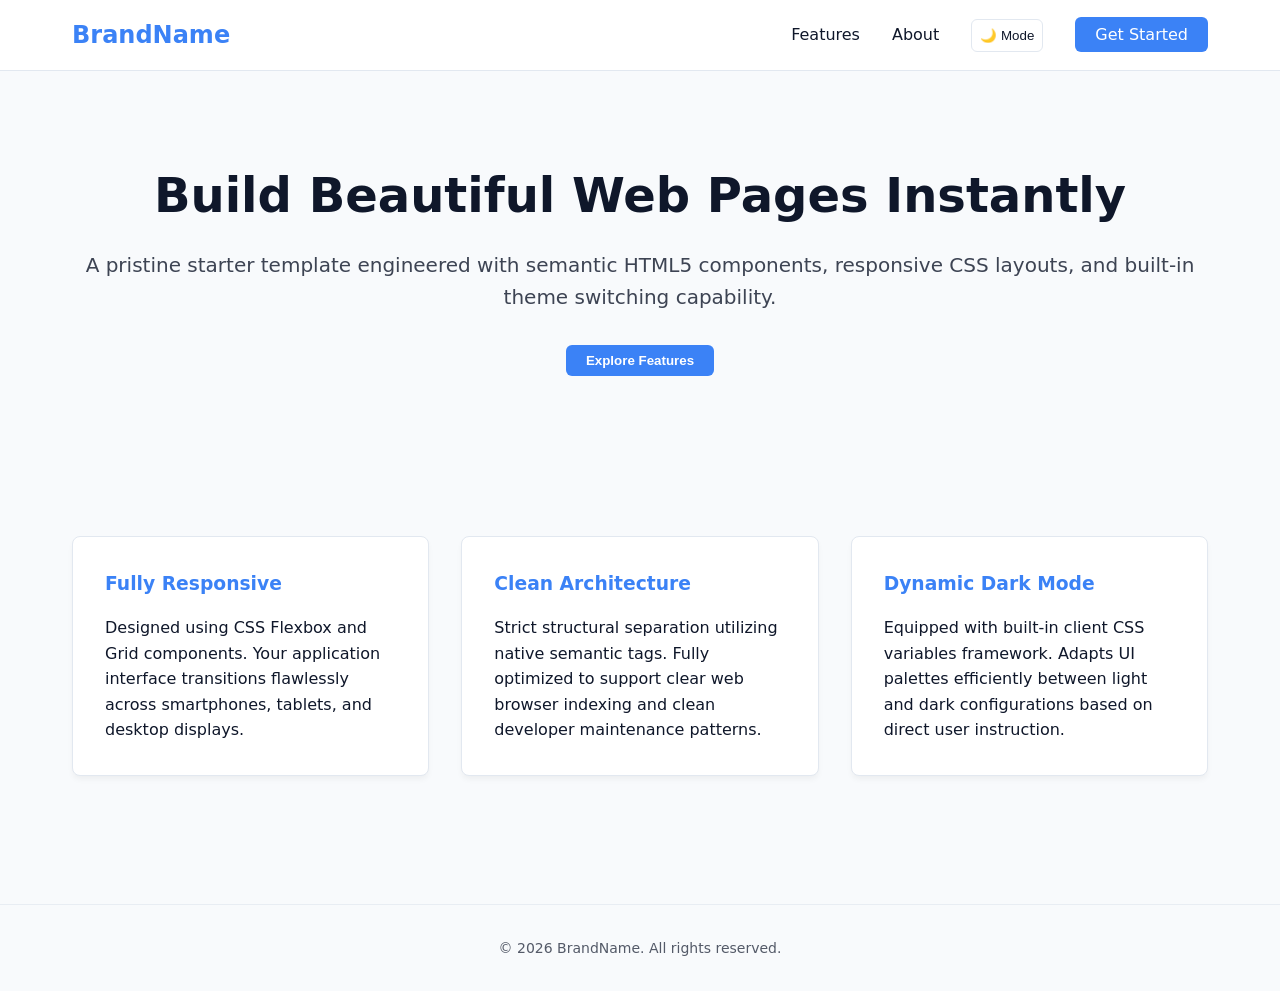
<file: new.html>
<!DOCTYPE html>
<html lang="en">
<head>
    <meta charset="UTF-8">
    <meta name="viewport" content="width=device-width, initial-scale=1.0">
    <title>Modern HTML5 Landing Page</title>
    <style>
        /* CSS Reset & Variables */
        :root {
            --bg-color: #f8fafc;
            --text-color: #0f172a;
            --card-bg: #ffffff;
            --primary-color: #3b82f6;
            --accent-color: #1d4ed8;
            --border-color: #e2e8f0;
        }

        [data-theme="dark"] {
            --bg-color: #0f172a;
            --text-color: #f8fafc;
            --card-bg: #1e293b;
            --primary-color: #60a5fa;
            --accent-color: #3b82f6;
            --border-color: #334155;
        }

        * {
            margin: 0;
            padding: 0;
            box-sizing: border-box;
            transition: background-color 0.3s ease, color 0.3s ease;
        }

        body {
            font-family: system-ui, -apple-system, BlinkMacSystemFont, 'Segoe UI', Roboto, Oxygen, Ubuntu, Cantarell, sans-serif;
            background-color: var(--bg-color);
            color: var(--text-color);
            line-height: 1.6;
            padding: 0;
        }

        /* Header & Navigation */
        header {
            background-color: var(--card-bg);
            border-bottom: 1px solid var(--border-color);
            position: sticky;
            top: 0;
            z-index: 100;
        }

        .navbar {
            max-width: 1200px;
            margin: 0 auto;
            display: flex;
            justify-content: space-between;
            align-items: center;
            padding: 1rem 2rem;
        }

        .logo {
            font-size: 1.5rem;
            font-weight: 700;
            color: var(--primary-color);
            text-decoration: none;
        }

        .nav-links {
            display: flex;
            list-style: none;
            gap: 2rem;
            align-items: center;
        }

        .nav-links a {
            text-decoration: none;
            color: var(--text-color);
            font-weight: 500;
        }

        .nav-links a:hover {
            color: var(--primary-color);
        }

        /* Buttons */
        .btn {
            background-color: var(--primary-color);
            color: white !important;
            padding: 0.5rem 1.25rem;
            border-radius: 0.375rem;
            border: none;
            cursor: pointer;
            font-weight: 600;
        }

        .btn:hover {
            background-color: var(--accent-color);
        }

        .theme-toggle {
            background: none;
            border: 1px solid var(--border-color);
            color: var(--text-color);
            padding: 0.5rem;
            border-radius: 0.375rem;
            cursor: pointer;
        }

        /* Hero Section */
        .hero {
            max-width: 1200px;
            margin: 0 auto;
            padding: 6rem 2rem;
            text-align: center;
        }

        .hero h1 {
            font-size: 3rem;
            line-height: 1.2;
            margin-bottom: 1.5rem;
        }

        .hero p {
            font-size: 1.25rem;
            color: max-width: 600px;
            margin: 0 auto 2rem auto;
            opacity: 0.8;
        }

        /* Features Section */
        .features {
            max-width: 1200px;
            margin: 0 auto;
            padding: 4rem 2rem;
            display: grid;
            grid-template-columns: repeat(auto-fit, minmax(300px, 1fr));
            gap: 2rem;
        }

        .card {
            background-color: var(--card-bg);
            border: 1px solid var(--border-color);
            padding: 2rem;
            border-radius: 0.5rem;
            box-shadow: 0 4px 6px -1px rgba(0, 0, 0, 0.05);
        }

        .card h3 {
            margin-bottom: 1rem;
            color: var(--primary-color);
        }

        /* Footer */
        footer {
            text-align: center;
            padding: 2rem;
            border-top: 1px solid var(--border-color);
            margin-top: 4rem;
            font-size: 0.875rem;
            opacity: 0.7;
        }

        /* Responsive Breakpoint */
        @media (max-width: 768px) {
            .hero h1 { font-size: 2.25rem; }
            .nav-links { display: none; } /* Simplified mobile handling */
        }
    </style>
</head>
<body>

    <!-- Main Header -->
    <header>
        <nav class="navbar">
            <a href="#" class="logo">BrandName</a>
            <ul class="nav-links">
                <li><a href="#features">Features</a></li>
                <li><a href="#about">About</a></li>
                <li><button class="theme-toggle" id="themeBtn" aria-label="Toggle dark mode">🌙 Mode</button></li>
                <li><a href="#" class="btn">Get Started</a></li>
            </ul>
        </nav>
    </header>

    <!-- Hero Content -->
    <main>
        <section class="hero">
            <h1>Build Beautiful Web Pages Instantly</h1>
            <p>A pristine starter template engineered with semantic HTML5 components, responsive CSS layouts, and built-in theme switching capability.</p>
            <button class="btn" onclick="alert('Welcome to your new site!')">Explore Features</button>
        </section>

        <!-- Features Showcase -->
        <section class="features" id="features">
            <div class="card">
                <h3>Fully Responsive</h3>
                <p>Designed using CSS Flexbox and Grid components. Your application interface transitions flawlessly across smartphones, tablets, and desktop displays.</p>
            </div>
            <div class="card">
                <h3>Clean Architecture</h3>
                <p>Strict structural separation utilizing native semantic tags. Fully optimized to support clear web browser indexing and clean developer maintenance patterns.</p>
            </div>
            <div class="card">
                <h3>Dynamic Dark Mode</h3>
                <p>Equipped with built-in client CSS variables framework. Adapts UI palettes efficiently between light and dark configurations based on direct user instruction.</p>
            </div>
        </section>
    </main>

    <!-- Site Footer -->
    <footer>
        <p>&copy; 2026 BrandName. All rights reserved.</p>
    </footer>

    <!-- Interactive JavaScript -->
    <script>
        const themeBtn = document.getElementById('themeBtn');
        
        // Simple dark mode toggler toggle logic
        themeBtn.addEventListener('click', () => {
            const currentTheme = document.documentElement.getAttribute('data-theme');
            if (currentTheme === 'dark') {
                document.documentElement.removeAttribute('data-theme');
                themeBtn.textContent = '🌙 Dark';
            } else {
                document.documentElement.setAttribute('data-theme', 'dark');
                themeBtn.textContent = '☀️ Light';
            }
        });
    </script>
</body>
</html>
</file>
